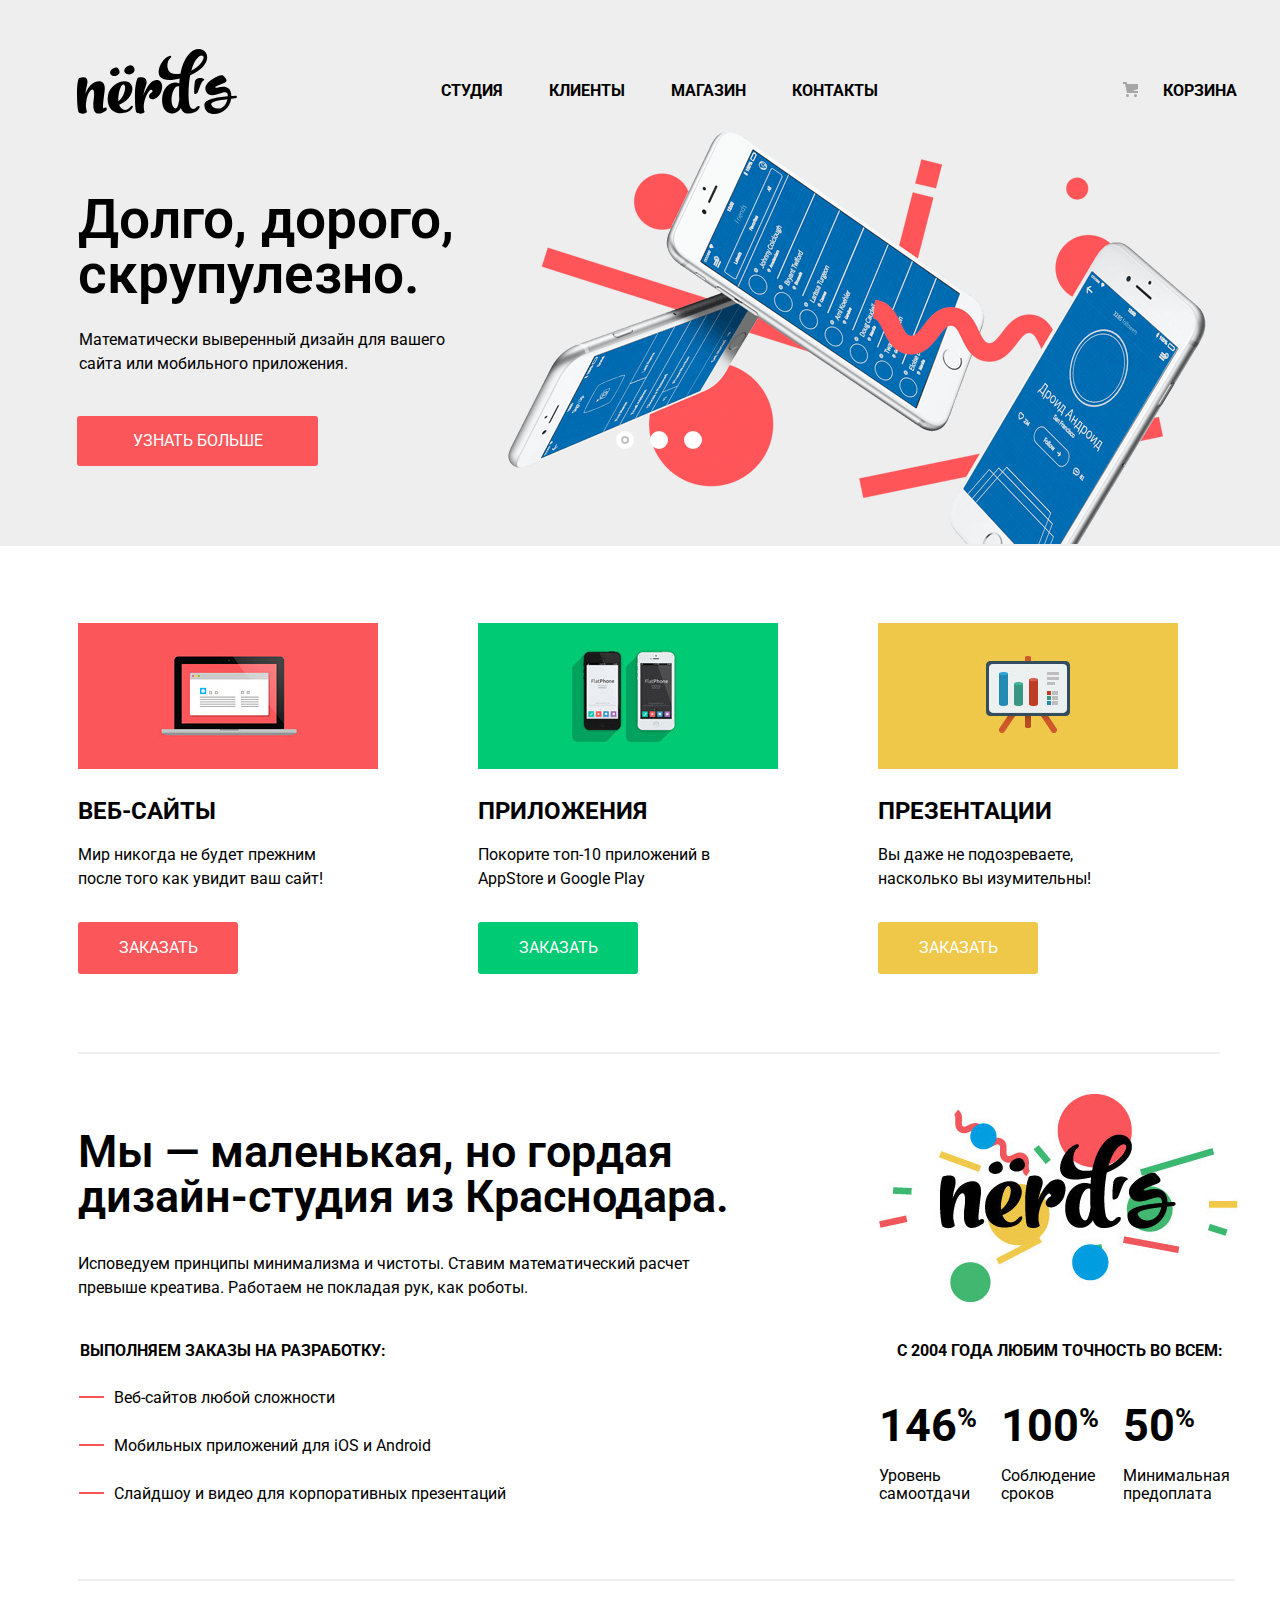
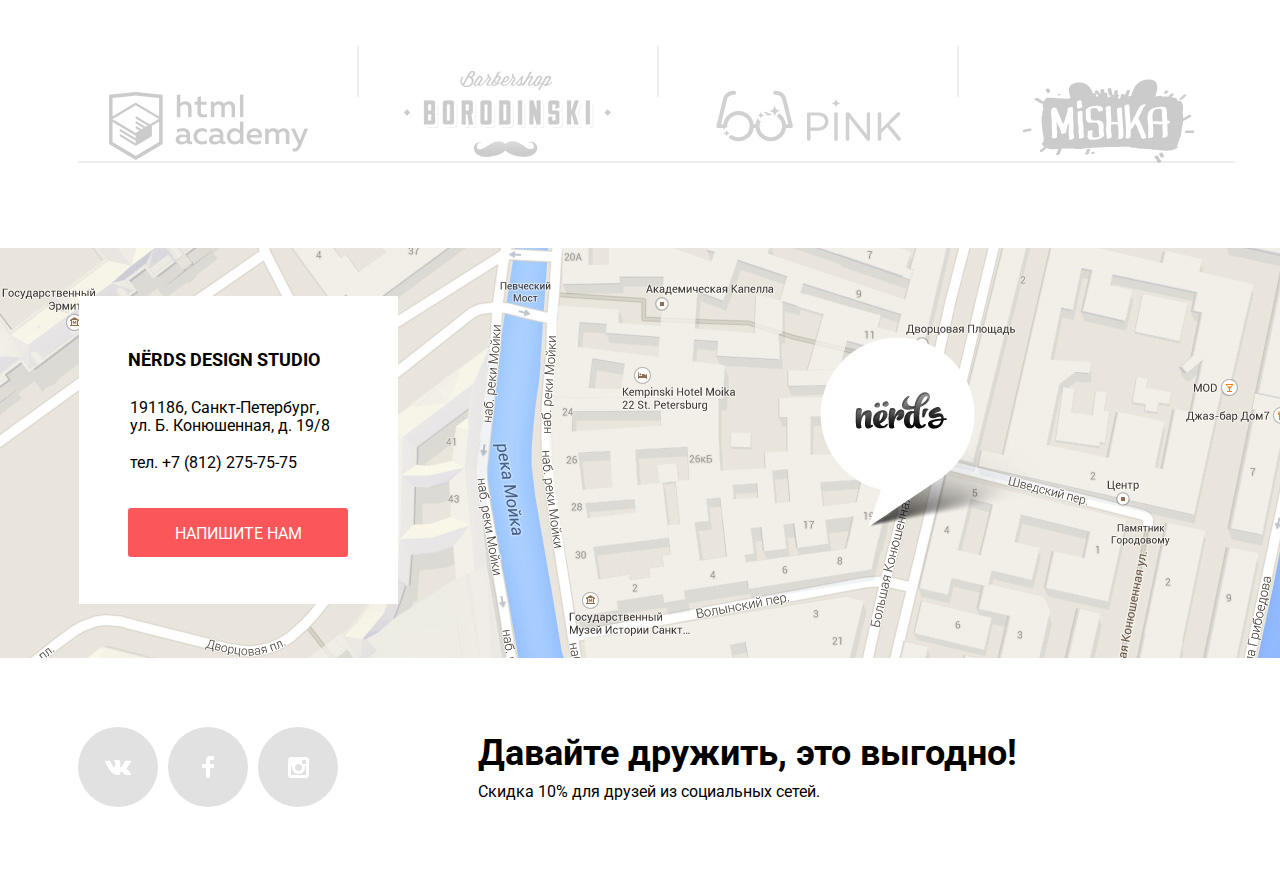
<file: index.html>
<!DOCTYPE html>
<html lang="ru">

<head>
  <meta charset="utf-8">
  <title>Дизайн-студия "Nerds"</title>
  <link href="https://fonts.googleapis.com/css?family=Roboto:400,700&amp;subset=cyrillic" rel="stylesheet">
  <link href="css/normalize.css" rel="stylesheet">
  <link href="css/mini-style.css" rel="stylesheet">
</head>

<body>
  <header class="main-header">
    <div class="nav-container">
      <nav class="main-navigation">
        <div class="logo-navigation">
          <a class="main-header-logo">
            <img src="img/nerds-logo-index.svg" width="160" height="65" alt="Логотип студии nerds">
          </a>
        </div>
        <div class="site-navigation-wrapper">
          <ul class="site-navigation">
            <li class="site-navigation-item"><a class="site-navigation-link" href="#">Студия</a></li>
            <li class="site-navigation-item"><a class="site-navigation-link" href="#">Клиенты</a></li>
            <li class="site-navigation-item"><a class="site-navigation-link" href="catalog.html">Магазин</a></li>
            <li class="site-navigation-item"><a class="site-navigation-link" href="#">Контакты </a></li>
          </ul>
          <ul class="user-navigation">
            <li class="basket-link"><a href="basket.html">Корзина</a></li>
          </ul>
        </div>
      </nav>
    </div>
    <section class="slider">
      <div class="container">
        <h2 class="visually-hidden">Преимущества</h2>
        <input class="visually-hidden" type="radio" id="product-1" name="toggle" checked>
        <input class="visually-hidden" type="radio" id="product-2" name="toggle">
        <input class="visually-hidden" type="radio" id="product-3" name="toggle">
        <div class="slider-controls">
          <label class="slider-controls-item slider-controls-item--1" for="product-1">Первый</label>
          <label class="slider-controls-item slider-controls-item--2" for="product-2">Второй</label>
          <label class="slider-controls-item slider-controls-item--3" for="product-3">Третий</label>
        </div>
        <ul class="slider-list">
          <li class="slider-item">
            <h3>Долго, дорого,<br> скрупулезно.</h3>
            <p>Математически выверенный дизайн для&nbsp;вашего сайта или мобильного приложения.</p>
            <a class="slider-item-button button" href="#">Узнать больше</a>
          </li>
          <li class="slider-item">
            <h3>Любим математику как никто другой</h3>
            <p>Никакого креатива, только математические формулы для расчета идеальных пропорций.</p>
            <a class="slider-item-button button" href="#">Узнать больше</a>
          </li>
          <li class="slider-item">
            <h3>Только ночь,<br> только хардкор</h3>
            <p>Работать днем, как все? Мы против этого. Ближе к полуночи работа только начинается.</p>
            <a class="slider-item-button button" href="#">Узнать больше</a>
          </li>
        </ul>
      </div>
    </section>
  </header>
  <main class="container">
    <h1 class="visually-hidden">Дизайн-студия "Nerds"</h1>
    <section class="features">
      <h2 class="visually-hidden">Услуги</h2>
      <ul class="features-list">
        <li class="navigation-item catalog-item-image">
          <h2>ВЕБ-САЙТЫ</h2>
          <p>Мир никогда не будет прежним после того как увидит ваш сайт!</p>
          <a class="button button-red" href="#">Заказать</a>
        </li>
        <li class="navigation-item catalog-item-image-1">
          <h2>ПРИЛОЖЕНИЯ</h2>
          <p>Покорите топ-10 приложений в AppStore и Google Play</p>
          <a class="button button-green" href="#">Заказать</a>
        </li>
        <li class="navigation-item catalog-item-image-2">
          <h2>ПРЕЗЕНТАЦИИ</h2>
          <p>Вы даже не подозреваете, насколько вы изумительны!</p>
          <a class="button button-yellow" href="#">Заказать</a>
        </li>
      </ul>
    </section>
    <section class="about-us">
      <div class="description">
        <p class="description-we">Мы — маленькая, но гордая дизайн-студия из Краснодара.</p>
        <p class="description-info">Исповедуем принципы минимализма и чистоты. Ставим математический расчет превыше креатива. Работаем не покладая рук, как роботы.</p>
        <p class="perform-orders">Выполняем заказы на разработку:</p>
        <ul class="about-list">
          <li class="about-list-item">Веб-сайтов любой сложности</li>
          <li class="about-list-item">Мобильных приложений для iOS и Android</li>
          <li class="about-list-item">Слайдшоу и видео для корпоративных презентаций</li>
        </ul>
      </div>
      <div class="indicators">
        <img src="img/nerds-illustration.jpg" alt="Логотип студии nerds" width="360" height="208">
        <h3 class="indicators-info">C 2004 года любим точность во всем:</h3>
        <table>
          <tr class="percent">
            <td class="percent-item">146<sup>%</sup></td>
            <td class="percent-item">100<sup>%</sup></td>
            <td class="percent-item">50<sup>%</sup></td>
          </tr>
          <tr>
            <td class="statistics">Уровень самоотдачи</td>
            <td class="statistics">Соблюдение сроков</td>
            <td class="statistics">Минимальная предоплата</td>
          </tr>
        </table>
      </div>
    </section>
    <section class="partners">
      <h3 class="visually-hidden">Наши партнеры</h3>
      <ul class="partners-list">
        <li class="partners-item">
          <a href="https://htmlacademy.ru/intensive/htmlcss">
            <img src="img/logo-html.png" alt="Логотип html-academy" width="199" height="68">
          </a>
        </li>
        <li class="partners-item">
          <a href="#">
            <img src="img/logo-borodinski.png" alt="Логотип Berbershop Borodinski" width="209" height="90">
          </a>
        </li>
        <li class="partners-item">
          <a href="#">
            <img src="img/logo-pink.png" alt="Логотип Pink" width="185" height="52">
          </a>
        </li>
        <li class="partners-item">
          <a href="https://htmlacademy.ru/intensive/htmlcss">
            <img src="img/logo-mishka.png" alt=" Логотип MiSHKA" width="173" height="84">
          </a>
        </li>
      </ul>
    </section>
  </main>
  <section class="map">
    <h2 class="visually-hidden">Наши контакты</h2>
    <div class="container">
      <article class="our-adress">
        <h2 class="studio-adress">nёrds design studio</h2>
        <p class="adress">191186, Санкт-Петербург, ул. Б. Конюшенная, д. 19/8</p>
        <p class="phone">тел. +7 (812) 275-75-75</p>
        <a class="feedback-button button" href="contact.html">Напишите нам</a>
      </article>
    </div>
    <div class="iframe-map">
      <iframe src="https://www.google.com/maps/embed?pb=!1m18!1m12!1m3!1d1998.6037999040354!2d30.322010416394033!3d59.938716271971415!2m3!1f0!2f0!3f0!3m2!1i1024!2i768!4f13.1!3m3!1m2!1s0x4696310fca5ba729%3A0xea9c53d4493c879f!2sBolshaya+Konyushennaya+ul.%2C+19%2C+Sankt-Peterburg%2C+Russia%2C+191186!5e0!3m2!1sen!2s!4v1441888483426" width="1440" height="417" allowfullscreen></iframe>
    </div>
  </section>
  <footer class="main-footer">
    <div class="container">
      <div class="footer-social">
        <ul class="social-list">
          <li class="social-list-item">
            <a class="social-link social vk" href="#">
              <span class="visually-hidden">Вконтакте</span>
              <svg version="1.1" id="Layer_1" xmlns="http://www.w3.org/2000/svg" xmlns:xlink="http://www.w3.org/1999/xlink" x="0px" y="0px" width="26px" height="15px" viewBox="0 0 26 15" enable-background="new 0 0  26 15" xml:space="preserve">
                <path fill="#FFFFFF" d="M16.138,11.51c0.956-0.309,2.18,2.04,3.483,2.939c0.978,0.681,1.727,0.534,1.727,0.534l3.473-0.05
                          c0,0,1.815-0.112,0.957-1.554c-0.071-0.12-0.503-1.069-2.585-3.022c-2.177-2.043-1.882-1.712,0.739-5.244
                          c1.597-2.153,2.236-3.468,2.036-4.028c-0.192-0.539-1.365-0.399-1.365-0.399L20.69,0.713c-0.381,0.001-0.704,0.119-0.851,0.515
                          c-0.003,0.004-0.621,1.666-1.445,3.079c-1.741,2.989-2.436,3.148-2.724,2.961c-0.661-0.433-0.494-1.737-0.494-2.664
                          c0-2.897,0.432-4.105-0.846-4.417c-0.427-0.104-0.739-0.172-1.828-0.182c-1.392-0.021-2.574,0-3.244,0.329
                          c-0.445,0.223-0.786,0.712-0.579,0.74c0.26,0.035,0.843,0.16,1.155,0.586c0.401,0.552,0.389,1.789,0.389,1.789
                          s0.229,3.411-0.54,3.834c-0.528,0.29-1.25-0.302-2.803-3.016C6.087,2.879,5.488,1.345,5.488,1.345S5.372,1.06,5.162,0.904
                          C4.912,0.719,4.562,0.66,4.562,0.66L0.848,0.684c0,0-0.558,0.016-0.763,0.262C-0.097,1.164,0.07,1.614,0.07,1.614
                          s2.909,6.881,6.203,10.347c3.02,3.182,6.452,2.971,6.452,2.971h1.555c0,0,0.469-0.054,0.709-0.312
                          c0.224-0.24,0.214-0.691,0.214-0.691S15.172,11.82,16.138,11.51z" />
              </svg>
            </a>
          </li>
          <li class="social-list-item">
            <a class="social-link social fb" href="#">
              <span class="visually-hidden">Фейсбук</span>
              <svg version="1.1" id="Layer_2" xmlns="http://www.w3.org/2000/svg" xmlns:xlink="http://www.w3.org/1999/xlink" x="0px" y="0px" width="12px" height="22px" viewBox="0 0 12 22" enable-background="new 0 0 12 22" xml:space="preserve">
                <path fill="#FFFFFF" d="M12,4V0H8C5.791,0,4,1.791,4,4v4H0v4h4v10h4V12h4V8H8V4H12z" />
              </svg>
            </a>
          </li>
          <li class="social-list-item">
            <a class="social-link social inst" href="#">
              <span class="visually-hidden">Инстаграм</span>
              <svg enable-background="new 0 0 21 21" height="21" viewBox="0 0 21 21" width="21" xmlns="http://www.w3.org/2000/svg">
                <path d="m18 0h-15c-1.65 0-3 1.35-3 3v15c0 1.65 1.35 3 3 3h15c1.65 0 3-1.35 3-3v-15c0-1.65-1.35-3-3-3zm-7.5 7c1.93 0 3.5 1.57 3.5 3.5s-1.57 3.5-3.5 3.5-3.5-1.57-3.5-3.5 1.57-3.5 3.5-3.5zm7.5 11h-15v-9h1.181c-.114.482-.181.983-.181 1.5 0 3.59 2.91 6.5 6.5 6.5s6.5-2.91 6.5-6.5c0-.517-.066-1.018-.181-1.5h1.181zm0-11h-4v-4h4z" fill="#fff" />
              </svg>
            </a>
          </li>
        </ul>
      </div>
      <div class="footer-text">
        <h3>Давайте дружить, это выгодно!</h3> Скидка 10% для друзей из социальных сетей.
      </div>
    </div>
  </footer>
  <section class="modal modal-login">
    <h2>Напишите нам</h2>
    <form class="login-form" method="post">
      <p class="text">
        <label for="user-login">Ваше имя:</label>
        <input class="login-icon-user" id="user-login" type="text" name="login" placeholder="Имя Фамилия">
      </p>
      <p class="text">
        <label for="user-email">Ваш e-mail:</label>
        <input class="login-icon-email" id="user-email" type="email" name="email" placeholder="email@exsamle.com">
      </p>
      <p class="textarea">
        <label for="user-comment">Текст письма:</label>
        <textarea id="user-comment" name="comment" rows="6" cols="94" placeholder="В свободной форме"></textarea>
      </p>
      <button class="button" type="submit">
        Отправить</button>
    </form>
    <button class="modal-close" type="button">Закрыть</button>
  </section>
  <script src="js/mini-main.js"></script>
</body>

</html>
</file>
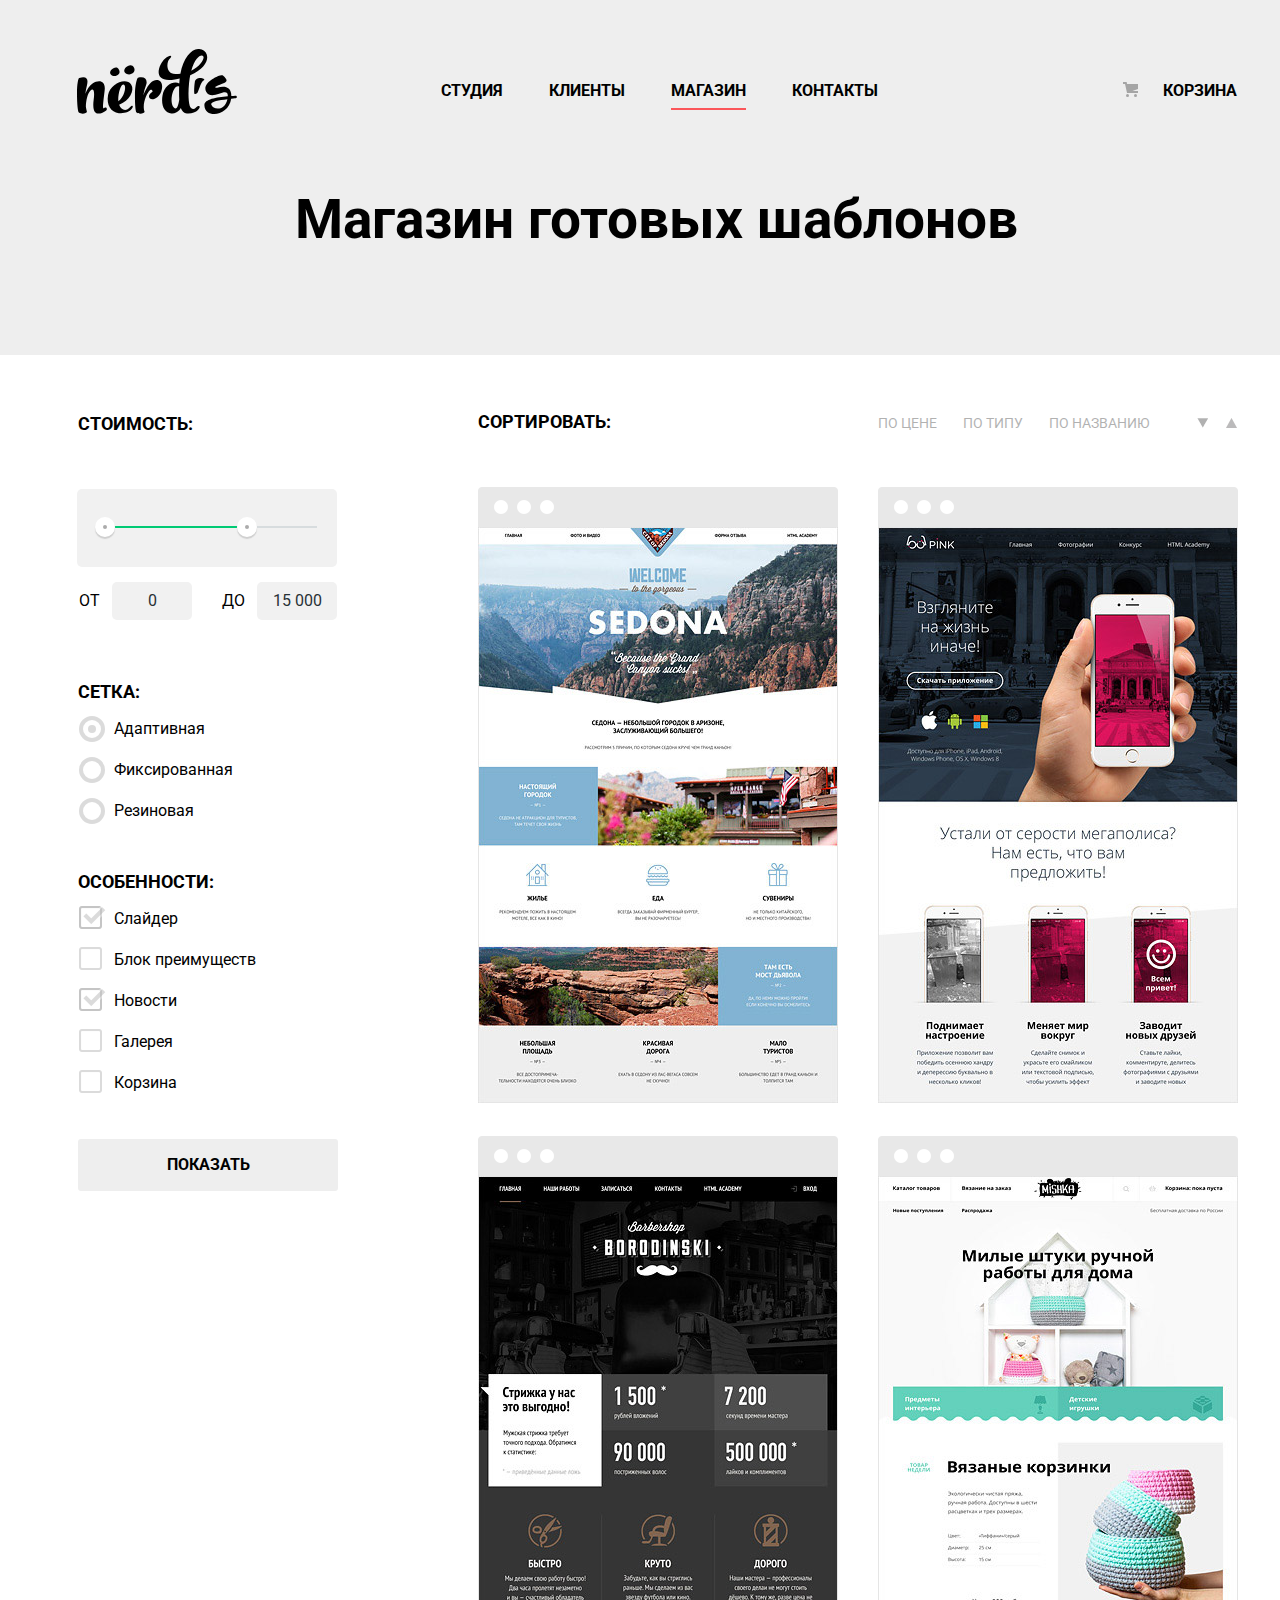
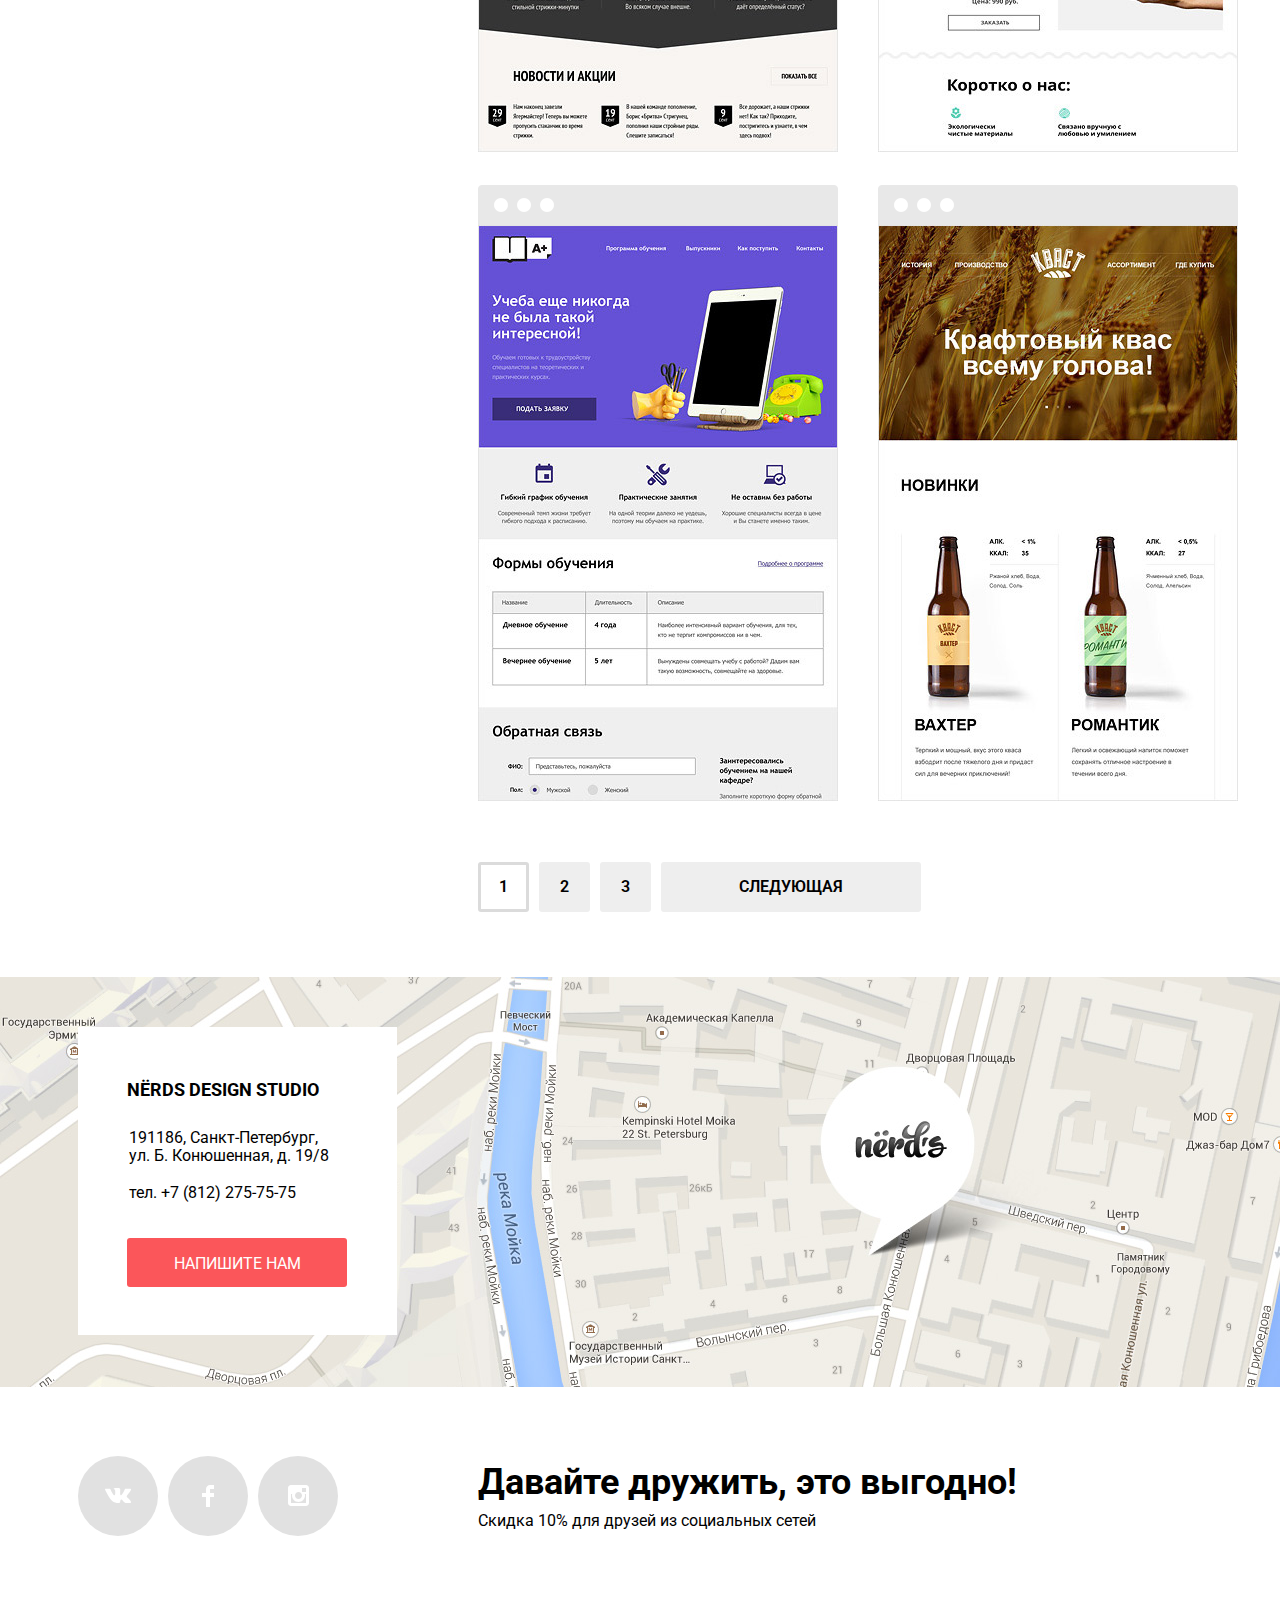
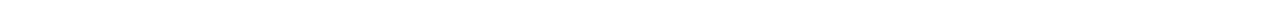
<file: catalog.html>
<!DOCTYPE html>
<html lang="ru">

<head>
  <meta charset="utf-8">
  <title>Дизайн-студия "Nerds"</title>
  <link href="https://fonts.googleapis.com/css?family=Roboto:400,700&amp;subset=cyrillic" rel="stylesheet">
  <link href="css/normalize.css" rel="stylesheet">
  <link href="css/mini-style.css" rel="stylesheet">
</head>

<body class="inner-page">
  <header class="main-header">
    <div class="nav-container">
      <nav class="main-navigation">
        <div class="logo-navigation">
          <a class="main-header-logo" href="index.html">
            <img src="img/logo-catalog.svg" width="160" height="65" alt="Логотип «Nerds»">
          </a>
        </div>
        <div class="site-navigation-wrapper">
          <ul class="site-navigation">
            <li class="site-navigation-item"><a class="site-navigation-link" href="#">Студия</a></li>
            <li class="site-navigation-item"><a class="site-navigation-link" href="#">Клиенты</a></li>
            <li class="site-navigation-current"><a class="site-navigation-link" href="catalog.html">Магазин</a></li>
            <li class="site-navigation-item"><a class="site-navigation-link" href="#">Контакты </a></li>
          </ul>
          <ul class="user-navigation">
            <li class="basket-link"><a href="basket.html">Корзина</a></li>
          </ul>
        </div>

      </nav>
      <h1 class="page-title">Магазин готовых шаблонов</h1>
    </div>
  </header>
  <main class="container">
    <div class="catalog-columns">
      <section class="filters">
        <h2 class="visually-hidden">Фильтр товаров</h2>
        <form class="filter" method="get" action="https://echo.htmlacademy.ru">
          <fieldset class="filter-item">
            <legend>Стоимость:</legend>
            <div class="range-filter">
              <div class="range-controls">
                <div class="scale">
                  <div class="bar" style="margin-left: 3%; width: 65%"></div>
                </div>
                <div class="toggle toggle-min"></div>
                <div class="toggle toggle-max"></div>
              </div>
              <div class="price-controls">
                <label class="min-price">от
                  <input name="min-price" type="text" value="0">
                </label>
                <label class="max-price">до
                  <input name="max-price" type="text" value="15 000">
                </label>
              </div>
            </div>
          </fieldset>
          <fieldset>
            <legend>Сетка:</legend>
            <ul>
              <li class="filter-option">
                <input class="visually-hidden filter-input
                                    filter-input-radio" type="radio" name="product-group" value="adaptation" id="filter-adaptive" checked>
                <label for="filter-adaptive">Адаптивная</label>
              </li>
              <li class="filter-option">
                <input class="visually-hidden filter-input
                                    filter-input-radio" type="radio" name="product-group" value="fix" id="filter-fixed">
                <label for="filter-fixed">Фиксированная</label>
              </li>
              <li class="filter-option">
                <input class="visually-hidden filter-input
                                    filter-input-radio" type="radio" name="product-group" value="rubber" id="filter-rubber">
                <label for="filter-rubber">Резиновая</label>
              </li>
            </ul>
          </fieldset>
          <fieldset>
            <legend>Особенности:</legend>
            <ul>
              <li class="filter-option">
                <input class="visually-hidden filter-input
                                    filter-input-checkbox" type="checkbox" name="Slider" id="filter-slider" checked>
                <label for="filter-slider">Слайдер</label>
              </li>
              <li class="filter-option">
                <input class="visually-hidden filter-input
                                    filter-input-checkbox" type="checkbox" name="advantage-block" id="filter-advantage-block">
                <label for="filter-advantage-block">Блок преимуществ</label>
              </li>
              <li class="filter-option">
                <input class="visually-hidden filter-input
                                    filter-input-checkbox" type="checkbox" name="news" id="filter-news" checked>
                <label for="filter-news">Новости</label>
              </li>
              <li class="filter-option">
                <input class="visually-hidden filter-input
                                    filter-input-checkbox" type="checkbox" name="gallery" id="filter-gallery">
                <label for="filter-gallery">Галерея</label>
              </li>
              <li class="filter-option">
                <input class="visually-hidden filter-input
                                    filter-input-checkbox" type="checkbox" name="basket" id="filter-basket">
                <label for="filter-basket">Корзина</label>
              </li>
            </ul>
          </fieldset>
          <button type="submit" class="filter-button button">Показать</button>
        </form>
      </section>
      <section class="catalog">
        <h2 class="visually-hidden">Список товаров</h2>
        <section class="sorting">
          <h3 class="main-sorting">Сортировать:</h3>
          <ul class="sorting-list">
            <li class="sorting-item sorting-item-current">
              <a class="sorting-link" href="#">По цене</a>
            </li>
            <li class="sorting-item">
              <a class="sorting-link" href="#">По типу</a>
            </li>
            <li class="sorting-item">
              <a class="sorting-link" href="#">По названию</a>
            </li>
            <li class="sorting-item sorting-item-current">
              <a class="sorting-link-down" href="#"></a>
            </li>
            <li class="sorting-item">
              <a class="sorting-link-up" href="#"></a>
            </li>
          </ul>
        </section>
        <ul class="catalog-list">
          <li class="catalog-containers">
            <div class="browser">
              <img src="img/browser.png" alt="" width="360" height="40">
            </div>
            <img src="img/sedona.jpg" alt="Информационный сайт для туристов" width="360" height="576">
            <div class="catalog-item catalog-item-sedona">
              <div class="catalog-item-title"><a href="#">SEDONA</a></div>
              <p class="description-catalog-item">Информационный сайт для&nbsp;туристов</p>
              <a class="button" href="#">9 900 РУБ</a>
            </div>
          </li>
          <li class="catalog-containers">
            <div class="browser">
              <img src="img/browser.png" alt="" width="360" height="40">
            </div>
            <img src="img/pink.jpg" alt="Шаблон сайта Pink" width="360" height="576">
            <div class="catalog-item catalog-item-pink">
              <div class="catalog-item-title"><a href="#">PINK</a></div>
              <p class="description-catalog-item">Продуктовый лендинг приложения для iOS и&nbsp;Android</p>
              <a class="button" href="#">9 900 РУБ</a>
            </div>
          </li>
          <li class="catalog-containers">
            <div class="browser">
              <img src="img/browser.png" alt="" width="360" height="40">
            </div>
            <img src="img/barbershop.jpg" alt="Шаблон сайта Barbershop" width="360" height="576">
            <div class="catalog-item catalog-item-barbershop">
              <div class="catalog-item-title"><a href="#">BARBERSHOP</a></div>
              <p class="description-catalog-item">Сайт салона красоты. Для&nbsp;мужчин, да.</p>
              <a class="button" href="#">9 900 РУБ</a>
            </div>
          </li>
          <li class="catalog-containers">
            <div class="browser">
              <img src="img/browser.png" alt="" width="360" height="40">
            </div>
            <img src="img/mishka.jpg" alt="Шаблон сайта Mishka" width="360" height="576">
            <div class="catalog-item catalog-item-mishka">
              <div class="catalog-item-title"><a href="#">MISHKA</a></div>
              <p class="description-catalog-item">Интернет-магазин вязаных&nbsp;игрушек</p>
              <a class="button" href="#">9 900 РУБ</a>
            </div>
          </li>
          <li class="catalog-containers">
            <div class="browser">
              <img src="img/browser.png" alt="" width="360" height="40">
            </div>
            <img src="img/aplus.jpg" alt="Шаблон сайта A plus" width="360" height="576">
            <div class="catalog-item catalog-item-aplus">
              <div class="catalog-item-title"><a href="#">A PLUS</a></div>
              <p class="description-catalog-item">Лендинг курсов повышения квалификации</p>
              <a class="button" href="#">9 900 РУБ</a>
            </div>
          </li>
          <li class="catalog-containers">
            <div class="browser">
              <img src="img/browser.png" alt="" width="360" height="40">
            </div>
            <img src="img/kvast.jpg" alt="Шаблон сайта Кваст" width="360" height="576">
            <div class="catalog-item catalog-item-kvast">
              <div class="catalog-item-title"><a href="#">KVAST</a></div>
              <p class="description-catalog-item">Промо-сайт производителя крафтового кваса</p>
              <a class="button" href="#">9 900 РУБ</a>
            </div>
          </li>
        </ul>
        <ul class="pagination-list">
          <li class="pagination-item pagination-item-current"><a>1</a></li>
          <li class="pagination-item "><a href="#">2</a></li>
          <li class="pagination-item"><a href="#">3</a></li>
          <li class="button-pagination-item"><a href="#">Следующая</a>
        </ul>
      </section>
    </div>
  </main>
  <section class="map">
    <h2 class="visually-hidden">Наши контакты</h2>
    <div class="container">
      <article class="our-adress">
        <h2 class="studio-adress">nёrds design studio</h2>
        <p class="adress">191186, Санкт-Петербург, ул. Б. Конюшенная, д. 19/8</p>
        <p class="phone">тел. +7 (812) 275-75-75</p>
        <a class="feedback-button button" href="contact.html">Напишите нам</a>
      </article>
    </div>
    <div class="iframe-map">
      <iframe src="https://www.google.com/maps/embed?pb=!1m18!1m12!1m3!1d1998.6037999040354!2d30.322010416394033!3d59.938716271971415!2m3!1f0!2f0!3f0!3m2!1i1024!2i768!4f13.1!3m3!1m2!1s0x4696310fca5ba729%3A0xea9c53d4493c879f!2sBolshaya+Konyushennaya+ul.%2C+19%2C+Sankt-Peterburg%2C+Russia%2C+191186!5e0!3m2!1sen!2s!4v1441888483426" width="1440" height="417" allowfullscreen></iframe>
    </div>
  </section>
  <footer class="main-footer">
    <div class="container">
      <div class="footer-social">
        <ul class="social-list">
          <li class="social-list-item">
            <a class="social-link social vk" href="#">
              <span class="visually-hidden">Вконтакте</span>
              <svg version="1.1" id="Layer_1" xmlns="http://www.w3.org/2000/svg" xmlns:xlink="http://www.w3.org/1999/xlink" x="0px" y="0px" width="26px" height="15px" viewBox="0 0 26 15" enable-background="new 0 0 26 15" xml:space="preserve">
                <path fill="#FFFFFF" d="M16.138,11.51c0.956-0.309,2.18,2.04,3.483,2.939c0.978,0.681,1.727,0.534,1.727,0.534l3.473-0.05
                             c0,0,1.815-0.112,0.957-1.554c-0.071-0.12-0.503-1.069-2.585-3.022c-2.177-2.043-1.882-1.712,0.739-5.244
                             c1.597-2.153,2.236-3.468,2.036-4.028c-0.192-0.539-1.365-0.399-1.365-0.399L20.69,0.713c-0.381,0.001-0.704,0.119-0.851,0.515
                             c-0.003,0.004-0.621,1.666-1.445,3.079c-1.741,2.989-2.436,3.148-2.724,2.961c-0.661-0.433-0.494-1.737-0.494-2.664
                             c0-2.897,0.432-4.105-0.846-4.417c-0.427-0.104-0.739-0.172-1.828-0.182c-1.392-0.021-2.574,0-3.244,0.329
                             c-0.445,0.223-0.786,0.712-0.579,0.74c0.26,0.035,0.843,0.16,1.155,0.586c0.401,0.552,0.389,1.789,0.389,1.789
                             s0.229,3.411-0.54,3.834c-0.528,0.29-1.25-0.302-2.803-3.016C6.087,2.879,5.488,1.345,5.488,1.345S5.372,1.06,5.162,0.904
                             C4.912,0.719,4.562,0.66,4.562,0.66L0.848,0.684c0,0-0.558,0.016-0.763,0.262C-0.097,1.164,0.07,1.614,0.07,1.614
                             s2.909,6.881,6.203,10.347c3.02,3.182,6.452,2.971,6.452,2.971h1.555c0,0,0.469-0.054,0.709-0.312
                             c0.224-0.24,0.214-0.691,0.214-0.691S15.172,11.82,16.138,11.51z" />
              </svg>
            </a>
          </li>
          <li class="social-list-item">
            <a class="social-link social fb" href="#">
              <span class="visually-hidden">Фейсбук</span>
              <svg version="1.1" id="Layer_2" xmlns="http://www.w3.org/2000/svg" xmlns:xlink="http://www.w3.org/1999/xlink" x="0px" y="0px" width="12px" height="22px" viewBox="0 0 12 22" enable-background="new 0 0 12 22" xml:space="preserve">
                <path fill="#FFFFFF" d="M12,4V0H8C5.791,0,4,1.791,4,4v4H0v4h4v10h4V12h4V8H8V4H12z" />
              </svg>
            </a>
          </li>
          <li class="social-list-item">
            <a class="social-link social inst" href="#">
              <span class="visually-hidden">Инстаграм</span>
              <svg enable-background="new 0 0 21 21" height="21" viewBox="0 0 21 21" width="21" xmlns="http://www.w3.org/2000/svg">
                <path d="m18 0h-15c-1.65 0-3 1.35-3 3v15c0 1.65 1.35 3 3 3h15c1.65 0 3-1.35 3-3v-15c0-1.65-1.35-3-3-3zm-7.5 7c1.93 0 3.5 1.57 3.5 3.5s-1.57 3.5-3.5 3.5-3.5-1.57-3.5-3.5 1.57-3.5 3.5-3.5zm7.5 11h-15v-9h1.181c-.114.482-.181.983-.181 1.5 0 3.59 2.91 6.5 6.5 6.5s6.5-2.91 6.5-6.5c0-.517-.066-1.018-.181-1.5h1.181zm0-11h-4v-4h4z" fill="#fff" />
              </svg>
            </a>
          </li>
        </ul>
      </div>
      <div class="footer-text">
        <h3>Давайте дружить, это выгодно!</h3> Скидка 10% для друзей из социальных сетей
      </div>
    </div>
  </footer>
  <section class="modal modal-login">
    <h2>Напишите нам</h2>
    <form class="login-form" method="post">
      <p class="text">
        <label for="user-login">Ваше имя:</label>
        <input class="login-icon-user" id="user-login" type="text" name="login" placeholder="Имя Фамилия">
      </p>
      <p class="text">
        <label for="user-email">Ваш e-mail:</label>
        <input class="login-icon-email" id="user-email" type="email" name="email" placeholder="email@exsamle.com">
      </p>
      <p class="textarea">
        <label for="user-comment">Текст письма:</label>
        <textarea id="user-comment" name="comment" rows="6" cols="94" placeholder="В свободной форме">
        </textarea>
      </p>
      <button class="button" type="submit">Отправить</button>
    </form>
    <button class="modal-close" type="button">Закрыть</button>
  </section>
  <script src="js/mini-main.js"></script>
</body>

</html>
</file>
<file: css/mini-style.css>
body {margin: 0;padding: 0;font-family: "Roboto", Arial, sans-serif;font-size: 16px;font-weight: 400;line-height: 24px;color: #000000;min-width: 1200px;}a {text-decoration: none;}img {max-width: 100%;height: auto;}.visually-hidden:not(:focus):not(:active), input[type="checkbox"].visually-hidden, input[type="radio"].visually-hidden {position: absolute;width: 1px;height: 1px;margin: -1px;border: 0;padding: 0;white-space: nowrap;-webkit-clip-path: inset(100%);clip-path: inset(100%);clip: rect(0 0 0 0);overflow: hidden;}.main-header {padding-top: 41px;background-color: #eeeeee;}.main-header-logo {padding: 72px 18px;width: 160px;}.inner-page .main-header-logo:hover, .inner-page .main-header-logo:focus {opacity: 0.8;}.inner-page .main-header-logo:active {opacity: 0.2;}.main-navigation {min-height: 100px;display: -webkit-box;display: -ms-flexbox;display: flex;-webkit-box-orient: horizontal;-webkit-box-direction: normal;-ms-flex-direction: row;flex-direction: row;-webkit-box-align: center;-ms-flex-align: center;align-items: center;background-color: transparent;font-size: 16px;line-height: 30px;color: #000000;text-transform: uppercase;background-color: #eeeeee;font-weight: 700;}.nav-container {width: 1160px;padding-left: 10px;padding-right: 10px;margin: 0 auto;}.site-navigation {display: -webkit-box;display: -ms-flexbox;display: flex;-webkit-box-pack: start;-ms-flex-pack: start;justify-content: flex-start;padding: 0;text-transform: uppercase;width: 550px;-ms-flex-wrap: wrap;flex-wrap: wrap;margin: 0;margin-left: 184px;}.site-navigation-current {position: relative;}.site-navigation-current::before {content: "";position: absolute;width: 75px;height: 2px;left: 23px;top: 55px;background-color: #fb565a;}.site-navigation-wrapper {width: 1160px;padding-left: 10px;padding-right: 10px;margin: 0 auto;display: -webkit-box;display: -ms-flexbox;display: flex;-webkit-box-pack: justify;-ms-flex-pack: justify;justify-content: space-between;min-width: 560px;}.site-navigation a, .user-navigation a {padding: 20px 20px;display: block;vertical-align: middle;color: #000000;}.basket-link::before {content: "";position: absolute;top: 26px;left: 46px;background-image: url("../img/basket-icon.svg");background-repeat: repeat;background-position: 0 0;width: 15px;height: 15px;opacity: 0.3;}.user-navigation .basket-link {padding-left: 86px;position: relative;padding-top: 0;}.user-navigation a {padding: 20px 0;display: block;vertical-align: middle;color: #000000;}.user-navigation {width: 130px;max-width: 130px;display: -webkit-box;display: -ms-flexbox;display: flex;-ms-flex-wrap: wrap;flex-wrap: wrap;}.page-title {font-size: 55px;line-height: 55px;text-transform: none;font-weight: 700;text-align: center;margin-left: 33px;margin-top: 51px;padding-bottom: 108px;}.logo-navigation {padding-bottom: 10px;margin-left: -1px;}.site-navigation-item, .user-navigation, .site-navigation-current, .features-list, .filter ul, .catalog-list, .footer-social ul {margin: 0;padding: 3px;list-style: none;}.site-navigation-item a:hover, .site-navigation-item a:focus, .user-navigation a:hover, .user-navigation a:focus {color: #fb565a;}.site-navigation-item a:active, .user-navigation a:active {color: #a6a6a6;}.slider.container {width: 1160px;margin: 0 auto;padding: 0 20px;-webkit-box-sizing: border-box;box-sizing: border-box;}.container {width: 1160px;padding-left: 10px;padding-right: 10px;margin: 0 auto;}.button {display: block;width: 240px;padding: 17px 41px;font-size: 16px;line-height: 18px;color: #ffffff;text-transform: uppercase;text-align: center;text-decoration: none;background-color: #fb565a;border-radius: 3px;border: none;}.button:hover, .button:focus {background-color: #e74246;}.button:active {background-color: #d7373b;color: rgba(255, 255, 255, 0.3);-webkit-box-shadow: 0 3px rgba(0, 0, 0, 0.1) inset;box-shadow: 0 3px rgba(0, 0, 0, 0.1) inset;}.button-red {width: 78px;background-color: #fb565a;color: #ffffff;}.button-green {width: 78px;background-color: #00ca74;color: #ffffff;}.features .button-green:hover, .features .button-green:focus {background-color: #00bc6c;}.features .button-green:active {background-color: #00aa62;}.button-yellow {width: 78px;background-color: #efc849;color: #ffffff;}.features .button-yellow:hover, .features .button-yellow:focus {background-color: #eab534;}.features .button-yellow:active {background-color: #e5a722;}.button:hover, .button:focus {background-color: #dfdfdf;}.button:active {color: #b7b7b7;background-color: #d5d5d5;}.features-list p {margin: 0;margin-bottom: 31px;width: 245px;}.navigation-item h2 {margin-top: 176px;}.catalog-item-image img {margin-bottom: 45px;}.slider.container {width: 1160px;margin: 0 auto;padding: 0 20px;-webkit-box-sizing: border-box;box-sizing: border-box;}.slider {position: relative;background-color: #eeeeee;margin-top: -27px;margin-bottom: 77px;}.slider-controls {position: absolute;left: 50%;bottom: 105px;z-index: 100;width: 160px;height: 18px;text-align: center;font-size: 0;-webkit-transform: translateX(-50%);-ms-transform: translateX(-50%);transform: translateX(-50%);}.slider-controls label {position: relative;display: inline-block;width: 18px;height: 18px;padding: 8px;border-radius: 50%;cursor: pointer;vertical-align: middle;}.slider-controls label::after {content: "";position: absolute;top: 8px;left: 27px;z-index: 1;width: 18px;height: 18px;background: #ffffff;border-radius: 50%;}.slider-list {margin: 0;padding: 0;list-style: none;}.slider-item {display: none;padding: 78px 0 80px 0;}.slider-item h3 {max-width: 600px;margin: 0;margin-bottom: 26px;font-size: 55px;line-height: 55px;font-weight: 600;margin-left: 18px;}.slider-item p {padding-left: 19px;max-width: 368px;margin: 0;margin-bottom: 40px;}.slider-item:nth-child(1) {background-image: url("../img/slide-1.png");background-repeat: no-repeat;background-position: 97% 17px;}.slider-item:nth-child(2) {background-image: url("../img/slide-2.png");background-repeat: no-repeat;background-position: 100% 0;}.slider-item:nth-child(3) {background-image: url("../img/slide-3.png");background-repeat: no-repeat;background-position: 100% 20px;}#product-1:checked~.slider-list .slider-item:nth-child(1) {display: block;}#product-2:checked~.slider-list .slider-item:nth-child(2) {display: block;}#product-3:checked~.slider-list .slider-item:nth-child(3) {display: block;}#product-1:checked~.slider-controls .slider-controls-item--1::before, #product-2:checked~.slider-controls .slider-controls-item--2::before, #product-3:checked~.slider-controls .slider-controls-item--3::before {content: "";position: absolute;left: 111%;top: 55%;z-index: 2;width: 4px;height: 4px;margin: -6px;background-color: inherit;border: 2px solid #c1c1c1;border-radius: 50%;}.slider-item-button.button {display: block;width: 209px;padding: 16px;font-size: 16px;line-height: 18px;color: #ffffff;text-transform: uppercase;text-align: center;text-decoration: none;background-color: #fb565a;border-radius: 3px;border: none;margin-left: 17px;}.slider-item-button.button:hover, .slider-item-button.button:focus {background-color: #e74246;}.slider-item-button.button:active {color: rgba(255, 255, 255, 0.3);background-color: #d7373b;-webkit-box-shadow: 0 3px rgba(0, 0, 0, 0.1) inset;box-shadow: 0 3px rgba(0, 0, 0, 0.1) inset;}.feature-item {width: 300px;}.features-list {width: 1100px;text-align: left;display: -webkit-box;display: -ms-flexbox;display: flex;-webkit-box-pack: justify;-ms-flex-pack: justify;justify-content: space-between;margin: 0;padding: 0;list-style: none;margin-bottom: 254px;margin-left: 18px;}.feature-item h2 {font-size: 24px;font-weight: 700;line-height: 30px;text-transform: uppercase;color: #000000;background-color: #ffffff;}.filters {width: 280px;margin-top: -3px;}.filter-item {margin: 0;padding: 0;border: none;width: 260px;margin: 50px auto;}.range-filter {width: 260px;margin-top: 69px;padding-bottom: 27px;padding-left: 17px;}.range-controls {position: relative;height: 41px;margin-bottom: 13px;padding-top: 37px;padding-right: 20px;padding-left: 20px;background-color: #f1f1f1;border-radius: 5px;margin-top: -26px;}.range-controls .scale {height: 2px;background: #d7dcde;}.range-controls .bar {height: 2px;background: #00ca74;}.range-controls .toggle {position: absolute;top: 28px;width: 4px;height: 4px;border: 8px solid #ffffff;background-color: #ababab;-webkit-box-shadow: 0 2px 1px 0 #cfcfcf;box-shadow: 0 2px 1px 0 #cfcfcf;border-radius: 50%;cursor: pointer;}.range-controls .toggle-min {left: 18px;}.range-controls .toggle-max {left: 160px;}.price-controls {font-size: 0;margin-top: 15px;margin-left: 2px;}.price-controls label {display: inline-block;width: 50%;font-size: 16px;text-transform: uppercase;vertical-align: middle;}.price-controls input {width: 60px;padding: 10px 10px;margin-left: 8px;font-family: "Roboto", Arial, sans-serif;font-size: 16px;text-align: center;color: #283136;border: none;border-radius: 5px;background: #f1f1f1;}.max-price {text-align: right;}.filter fieldset {padding: 0;margin: 0;margin-bottom: 30px;border: none;}.filter legend {font-size: 18px;line-height: 30px;font-weight: 700;text-transform: uppercase;margin-bottom: 7px;padding-left: 18px;}.filter ul {padding: 0;margin: 0;line-height: 18px;}.filter-input+label::before, .filter-input:checked+label::after {opacity: 0.4;}.filter-input:hover+label::before, .filter-input:checked:hover+label::after, .filter-input:focus+label::before, .filter-input:checked:focus+label::after {opacity: 1;}.filter-input:disabled+label::before, .filter-input:disabled+label::after {opacity: 0.1;}.filter-input:disabled+label {opacity: 0.3;}.filter-option {margin-bottom: 17px;padding-left: 54px;padding-top: 6px;}.filter-option label {position: relative;display: block;cursor: pointer;-webkit-user-select: none;-moz-user-select: none;-ms-user-select: none;user-select: none;}.filter-input-checkbox+label::before {content: "";position: absolute;left: -35px;top: -4px;width: 23px;height: 23px;background-image: url("../img/checkbox-off.png");background-repeat: no-repeat;background-position: 0 0;}.filter-input-checkbox:checked+label::after {content: "";position: absolute;top: -4px;left: -35px;width: 27px;height: 23px;background-image: url("../img/checkbox-on.png");background-repeat: no-repeat;background-position: 0 0;}.filter-input-radio+label::before {content: "";position: absolute;width: 18px;height: 18px;left: -35px;top: -4px;border-radius: 50%;border: 4px solid #a6a6a6;}.filter-input-radio:checked+label::after {content: "";position: absolute;top: 5px;left: -26px;width: 8px;height: 8px;border-radius: 50%;background-color: #a6a6a6;}.pagination-item {margin-right: 10px;}.pagination-item:last-child {margin-right: 0;}.pagination-item a {display: block;padding: 20px 20px;color: #000000;background-color: #eeeeee;}.button-pagination-item a {display: block;padding: 20px 20px;color: #000000;background-color: #eeeeee;}.pagination-item-current a {color: #000000;border: 2px solid #dbdbdb;background-color: #ffffff;}.pagination-list {list-style: none;display: -webkit-box;display: -ms-flexbox;display: flex;-webkit-box-pack: start;-ms-flex-pack: start;justify-content: flex-start;-ms-flex-wrap: wrap;flex-wrap: wrap;padding-top: 12px;padding-left: 0;margin-bottom: 65px;}.pagination-list a {display: block;-webkit-box-sizing: border-box;box-sizing: border-box;padding: 10px 18px;font: inherit;font-weight: 600;border: 3px solid #eeeeee;border-radius: 3px;background-color: #eeeeee;text-align: center;}.button-pagination-item {min-width: 260px;color: #000000;height: 50px;font-size: 16px;font-weight: 700;line-height: 24px;text-transform: uppercase;display: block;}.pagination-item-current a {background-color: #ffffff;border-color: #dbdbdb;}.pagination-list a:hover, .pagination-list a:focus {background-color: #dfdfdf;border-color: #dfdfdf;}.pagination-list a:active {background-color: #d5d5d5;border-color: #d5d5d5;border-top: 3px solid #bfbfbf;}.pagination-item-current a:hover, .pagination-item-current a:focus {background-color: #ffffff;border-color: #dbdbdb;}.main-footer .container {width: 960px;padding-left: 10px;padding-right: 10px;margin: 0 auto;display: -webkit-box;display: -ms-flexbox;display: flex;}.main-footer {margin-top: 38px;margin-bottom: 38px;}.footer-social {width: 280px;margin: 0;margin-left: -82px;padding-right: 120px;padding-top: 1px;}.footer-social ul {padding: 30px 0;}.social-link {display: -webkit-box;display: -ms-flexbox;display: flex;width: 80px;height: 80px;-webkit-box-align: center;-ms-flex-align: center;align-items: center;-webkit-box-pack: center;-ms-flex-pack: center;justify-content: center;border-radius: 50px;background-color: #e1e1e1;}.social-list a {display: -webkit-box;display: -ms-flexbox;display: flex;}.social-list {-ms-flex-wrap: wrap;flex-wrap: wrap;-webkit-box-pack: justify;-ms-flex-pack: justify;justify-content: space-between;display: -webkit-box;display: -ms-flexbox;display: flex;width: 260px;list-style: none;}.social-link:hover, .social-link:focus {background-color: #e74246;}.social-link:active {background-color: #d7373b;}.social-link:active path {fill: #e37376;}.footer-text h3 {font-size: 36px;line-height: 36px;font-weight: 700;text-align: left;padding: 0;min-height: 45px;margin-bottom: 0;}.footer-text {text-align: left;width: 560px;padding-top: 3px;}.partners {margin-bottom: 85px;}.partners-list {width: 1132px;list-style: none;display: -webkit-box;display: -ms-flexbox;display: flex;-ms-flex-pack: distribute;justify-content: space-around;-webkit-box-align: center;-ms-flex-align: center;align-items: center;padding-top: 47px;padding-bottom: 133px;padding-left: 25px;border-top: 2px solid #eeeeee;border-bottom: 2px solid #eeeeee;margin-left: 18px;}.partners-list li {width: 250px;position: relative;text-align: center;padding-right: 87px;}.partners-item:nth-child(1) a {width: 199px;height: 68px;top: 98px;left: -72px;}.partners-item:nth-child(2) a {width: 209px;height: 90px;top: 88px;left: -38px;}.partners-item:nth-child(3) a {width: 185px;height: 52px;top: 88px;right: 4px;}.partners-item:nth-child(4) a {width: 173px;height: 84px;top: 93px;right: -30px;}.partners-item:nth-child(1)::before {content: "";position: absolute;width: 2px;height: 52px;top: 17px;right: 27px;background-color: #eeeeee;}.partners-item:nth-child(2)::before {content: "";position: absolute;width: 2px;height: 52px;top: 17px;right: 10px;background-color: #eeeeee;}.partners-item:nth-child(3)::before {content: "";position: absolute;width: 2px;height: 52px;top: 17px;right: -7px;background-color: #eeeeee;}.partners img {width: auto;}.partners a {display: block;position: absolute;margin: auto;opacity: 0.2;top: 0;bottom: 0;left: 0;right: 0;}.partners a:hover, .partners a:focus {opacity: 1;}.partners a:active {opacity: 0.1;}.index-columns {padding: 37px;width: 1160px;}.about-us {display: -webkit-box;display: -ms-flexbox;display: flex;-webkit-box-pack: justify;-ms-flex-pack: justify;justify-content: space-between;margin-bottom: 33px;padding-top: 75px;margin-left: 18px;border-top: 2px solid #eeeeee;}.about-us ul {list-style: none;}.about-us table {text-align: center;margin-left: 49px;}.about-us td {text-align: left;}.description-we {font-size: 45px;line-height: 45px;font-weight: 600;padding: 0;margin: 0;padding-bottom: 17px;}.description-catalog-item {padding-bottom: 23px;}.description {min-width: 660px;}.description-info {padding-bottom: 23px;}.perform-orders {font-weight: bold;text-transform: uppercase;padding-bottom: 7px;padding-left: 2px;}.about-list {padding-left: 36px;}.about-list-item {position: relative;padding-bottom: 24px;}.about-list-item::before {position: absolute;content: "";width: 25px;height: 2px;background-color: #fb565a;left: -35px;top: 10px;}.indicators {min-width: 413px;padding-left: 89px;text-align: center;}.indicators img {margin-top: -35px;padding-bottom: 14px;padding-left: 49px;}.indicators-info {padding-left: 52px;text-align: center;font-weight: bold;padding-bottom: 21px;text-transform: uppercase;font-size: 16px;}.percent {font-size: 45px;line-height: 45px;font-weight: bold;}.percent-item {padding-bottom: 13px;}.percent td {padding-right: 18px;padding-bottom: 16px;}.percent sup {font-size: 61%;line-height: 0;position: relative;vertical-align: baseline;}.statistics {font-size: 16px;line-height: 18px;padding-left: 1px;}.catalog-item-image img {padding-top: 100px;}.inner-page .our-adress {-webkit-box-sizing: border-box;box-sizing: border-box;position: absolute;width: 319px;min-height: 308px;margin-top: 50px;padding-top: 48px;padding-left: 49px;margin-left: 18px;background-color: #ffffff;z-index: 3;}.button:hover, .button:focus {background-color: #e74246;}.button:active {background-color: #d7373b;color: rgba(255, 255, 255, 0.3);-webkit-box-shadow: 0 3px rgba(0, 0, 0, 0.1) inset;box-shadow: 0 3px rgba(0, 0, 0, 0.1) inset;}.catalog {margin-top: -27px;width: 760px;padding-right: 1px;}.catalog-list {display: -webkit-box;display: -ms-flexbox;display: flex;-webkit-box-pack: justify;-ms-flex-pack: justify;justify-content: space-between;-webkit-box-align: center;-ms-flex-align: center;align-items: center;-ms-flex-wrap: wrap;flex-wrap: wrap;margin: 0;padding: 0;list-style: none;text-align: center;padding-top: 9px;}.catalog-containers {position: relative;width: 360px;height: 616px;margin-bottom: 33px;margin-right: 40px;}.catalog-containers:hover {-webkit-box-shadow: 0px 0px 10px 2px rgba(0, 0, 0, 0.35);box-shadow: 0px 0px 10px 2px rgba(0, 0, 0, 0.35);}.catalog-containers:nth-child(2n) {margin-right: 0;}.catalog-containers:hover .catalog-item {display: block;}.catalog-item {position: absolute;z-index: 10;width: 360px;bottom: 0;background-color: #eeeeee;color: #666666;padding-top: 30px;padding-bottom: 43px;display: none;}.catalog-item p {margin: 0 auto;max-width: 227px;}.catalog-item .button {margin: 0 auto;display: block;width: 118px;color: #ffffff }.browser {z-index: 20;width: 360px;height: 40px;opacity: 0.12;}.catalog-containers:hover .browser {opacity: 1;}.catalog-item-title {margin-bottom: 12px;color: #000000;font-weight: bold;font-size: 18px;line-height: 23px;}.catalog-columns {display: -webkit-box;display: -ms-flexbox;display: flex;-webkit-box-pack: justify;-ms-flex-pack: justify;justify-content: space-between;padding-top: 20px;margin-right: -19px;}.catalog-item-title a {color: #000000;}.modal-login {display: none;color: #000000;background-color: #ffffff;-webkit-box-shadow: 0 30px 50px rgba(0, 0, 0, 0.7);box-shadow: 0 30px 50px rgba(0, 0, 0, 0.7);width: 755px;padding: 33px 102px;bottom: 120px;left: 50%;margin-left: -461px;z-index: 4;}.modal-login label {display: block;margin-bottom: 9px;font-size: 16px;line-height: 18px;font-weight: 700;}.modal-login h2 {font-size: 45px;line-height: 45px;margin-bottom: 24px;margin-left: -4px;}.modal-login p {margin-bottom: 18px;}.modal {color: #000000;position: fixed;background-color: #ffffff;}.modal-close {position: absolute;top: 80px;right: 90px;list-style: none;width: 21px;height: 21px;background-color: transparent;opacity: 0.3;border: none;background-image: url("../img/close-cross.png");background-repeat: no-repeat;background-position: 0 0;cursor: pointer;font-size: 0;}.modal-show {display: block;-webkit-animation: bounce 0.6s;animation: bounce 0.6s;}.modal-close:hover {opacity: 1;}.modal-close:active {opacity: 0.1;outline: none;}.modal-login input {-webkit-box-sizing: border-box;box-sizing: border-box;width: 360px;height: 50px;padding-left: 14px;border: 2px solid #d7dcde;border-radius: 4px;outline: none;opacity: 0.5;}.modal-login textarea {-webkit-box-sizing: border-box;box-sizing: border-box;height: 115px;width: 760px;padding-left: 13px;padding-top: 11px;border: 2px solid #d7dcde;border-radius: 4px;opacity: 0.5;outline: none;margin-bottom: 25px;resize: none;}.modal-login input:hover {opacity: 1;}.modal-login input:focus {border-color: #000000;}.modal-login textarea:hover {opacity: 1;}.modal-login textarea:focus {border-color: #000000;}.login-form input[type="text"] {display: -webkit-box;display: -ms-flexbox;display: flex;font: inherit;color: #000000;text-transform: capitalize;background-color: #ffffff;-webkit-box-sizing: border-box;box-sizing: border-box;width: 360px;padding: 10px 13px;}.login-form input[type="email"] {display: -webkit-box;display: -ms-flexbox;display: flex;font: inherit;color: #000000;text-transform: capitalize;background-color: #ffffff;-webkit-box-sizing: border-box;box-sizing: border-box;width: 360px;padding: 10px 15px;margin-left: -2px;}.login-form {display: -webkit-box;display: -ms-flexbox;display: flex;-ms-flex-wrap: wrap;flex-wrap: wrap;-webkit-box-pack: justify;-ms-flex-pack: justify;justify-content: space-between;padding-bottom: 53px;margin-left: -3px;}.login-form .button {width: 260px;padding-top: 18px;padding-bottom: 14px;border: none;background-color: #fb565a;cursor: pointer;}.our-adress {-webkit-box-sizing: border-box;box-sizing: border-box;position: absolute;width: 319px;min-height: 308px;margin-top: 48px;padding-top: 49px;padding-left: 49px;background-color: #ffffff;z-index: 3;margin-left: 19px;}.our-adress .button {width: 138px;height: 15px;margin-top: 33px;background-color: #fb565a;}.modal-login .button {outline: none;}.modal-login .button:hover, .modal-login .button:focus {background-color: #e74246;}.modal-login .button:active {background-color: #d7373b;}.text input:invalid {border: 2px solid #e74246;color: #e74246;}.studio-adress {margin: 0;padding: 0;font-size: 18px;line-height: 30px;font-weight: 700;text-transform: uppercase;}.adress {width: 205px;font-size: 16px;line-height: 18px;padding-top: 8px;padding-left: 2px;}.sorting {display: -webkit-box;display: -ms-flexbox;display: flex;-webkit-box-pack: justify;-ms-flex-pack: justify;justify-content: space-between;-ms-flex-wrap: wrap;flex-wrap: wrap;width: 760px;margin-bottom: 29px;padding-top: 13px;}.sorting-list {position: relative;display: -webkit-box;display: -ms-flexbox;display: flex;-webkit-box-pack: start;-ms-flex-pack: start;justify-content: flex-start;-ms-flex-wrap: wrap;flex-wrap: wrap;width: 360px;list-style: none;margin-top: 16px;padding-left: 2px;}.main-sorting {font-size: 18px;line-height: 18px;text-transform: uppercase;font-weight: 700;margin-top: 15px;}.sorting-item {margin-right: 26px;}.sorting a {color: #000000;text-transform: uppercase;font-size: 14px;line-height: 18px;}.sorting li {font-size: 14px;line-height: 18px;}.sorting-link-down, .sorting-link-up {position: absolute;border: none;background-color: transparent;width: 11px;height: 10px;top: 9px;font-size: 0;color: #000000;}.sorting-link {opacity: 0.3;}.sorting-link:hover {opacity: 0.6;color: #000000;}.sorting-link:active, .sorting-link:focus {opacity: 1;color: #000000;}.sorting-link-down:hover::before, .sorting-link-up:hover::before {opacity: 0.6;color: #000000;}.sorting-link-down:active::before, .sorting-link-up:active::before, .sorting-link-down:focus::before, .sorting-link-up:focus::before {color: #000000;opacity: 1;}.sorting-link-up::before {content: '';position: absolute;background-image: url("../img/icon-up.png");background-repeat: no-repeat;background-position: 0 0;width: 11px;height: 10px;opacity: 0.3;left: 24px;bottom: 5px;}.sorting-link-down::before {content: '';position: absolute;background-image: url("../img/icon-down.png");background-repeat: no-repeat;background-position: 0 0;width: 11px;height: 10px;opacity: 0.3;left: 21px;bottom: 5px;}@-webkit-keyframes bounce {0% {-webkit-transform: translateY(-2000px);transform: translateY(-2000px);}70% {-webkit-transform: translateY(30px);transform: translateY(30px);}90% {-webkit-transform: translateY(-10px);transform: translateY(-10px);}100% {-webkit-transform: translateY(0);transform: translateY(0);}}@keyframes bounce {0% {-webkit-transform: translateY(-2000px);transform: translateY(-2000px);}70% {-webkit-transform: translateY(30px);transform: translateY(30px);}90% {-webkit-transform: translateY(-10px);transform: translateY(-10px);}100% {-webkit-transform: translateY(0);transform: translateY(0);}}@-webkit-keyframes shake {0%, 100% {-webkit-transform: translateX(0);transform: translateX(0);}10%, 30%, 50%, 70%, 90% {-webkit-transform: translateX(-10px);transform: translateX(-10px);}20%, 40%, 60%, 80% {-webkit-transform: translateX(10px);transform: translateX(10px);}}@keyframes shake {0%, 100% {-webkit-transform: translateX(0);transform: translateX(0);}10%, 30%, 50%, 70%, 90% {-webkit-transform: translateX(-10px);transform: translateX(-10px);}20%, 40%, 60%, 80% {-webkit-transform: translateX(10px);transform: translateX(10px);}}.modal-error {-webkit-animation: shake 0.6s;animation: shake 0.6s;}.map iframe {width: 100%;position: relative;z-index: 2;border: none;margin-top: -6px;}.iframe-map {background-image: url("../img/map-marker.jpg");height: 410px;}.map .feedback-button:hover, .map .feedback-button:focus {background-color: #e74246;}.map .feedback-button:active {background-color: #d7373b;}.filter-button {font-size: 16px;line-height: 18px;background-color: #eeeeee;color: #000000;width: 260px;text-transform: uppercase;font-weight: 700;cursor: pointer;margin-left: 18px;}.filter-button:hover, .filter-button:focus {background-color: #dfdfdf;}.filter-button:active {background-color: #d5d5d5;color: #959595;}.phone {padding-left: 2px;}.catalog-item-image {background-image: url("../img/illustration-1.jpg");width: 300px;height: 146px;margin-bottom: 29px;}.catalog-item-image-1 {background-image: url("../img/illustration-2.jpg");width: 300px;height: 146px;margin-bottom: 29px;}.catalog-item-image-2 {background-image: url("../img/illustration-3.jpg");width: 300px;height: 146px;margin-bottom: 29px;}
</file>
